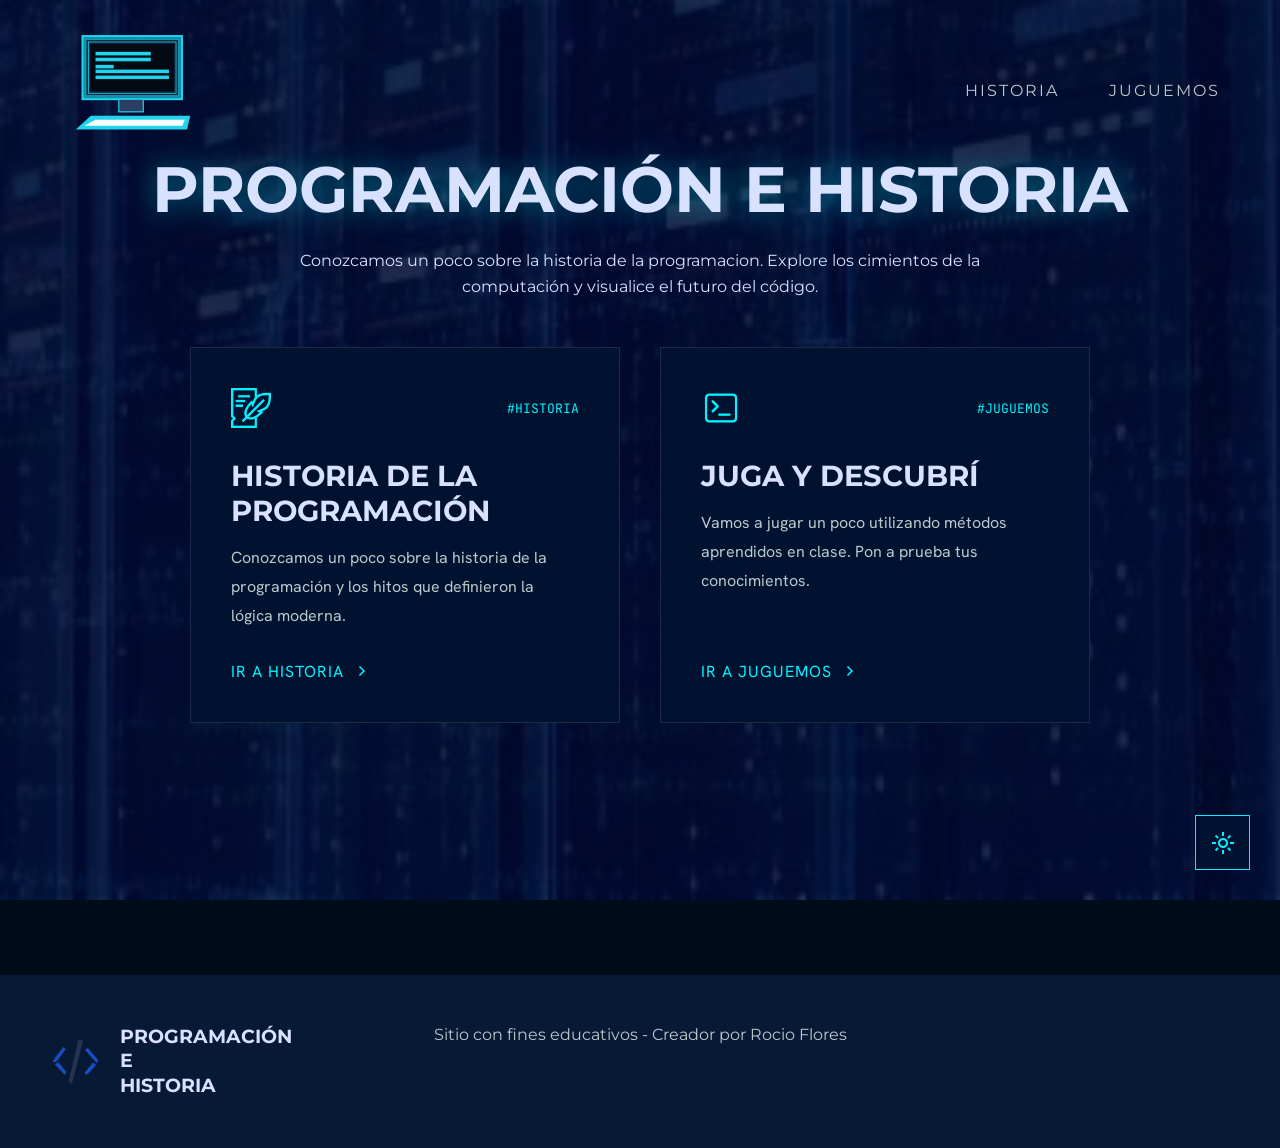
<file: index.html>
<!DOCTYPE html>
<html lang="en">
<head>
    <meta charset="UTF-8">
    <meta name="viewport" content="width=device-width, initial-scale=1.0">
    <title>PROGRAMACIÓN E HISTORIA</title>
    <link rel="stylesheet" href="style.css">

    <link rel="preconnect" href="https://fonts.googleapis.com">
    <link rel="preconnect" href="https://fonts.gstatic.com" crossorigin>
    <link href="https://fonts.googleapis.com/css2?family=Montserrat:ital,wght@0,100..900;1,100..900&display=swap" rel="stylesheet">

    <link rel="preconnect" href="https://fonts.googleapis.com">
    <link rel="preconnect" href="https://fonts.gstatic.com" crossorigin>
    <link href="https://fonts.googleapis.com/css2?family=Hanken+Grotesk:ital,wght@0,100..900;1,100..900&display=swap" rel="stylesheet">

    <link rel="preconnect" href="https://fonts.googleapis.com">
    <link rel="preconnect" href="https://fonts.gstatic.com" crossorigin>
    <link href="https://fonts.googleapis.com/css2?family=JetBrains+Mono:ital,wght@0,100..800;1,100..800&display=swap" rel="stylesheet">

    <link rel="stylesheet" href="https://fonts.googleapis.com/css2?family=Material+Symbols+Outlined:opsz,wght,FILL,GRAD@24,400,0,0&icon_names=chevron_right,dark_mode,light_mode" />
</head>

<body onscroll="mostrar()">
    <header>
        <nav>
            <a href="index.html" class="brand">
            <svg width="150" height="150" viewBox="0 0 380 340" >
                <rect
                    x="57" y="46"
                    width="252" height="160"
                    fill="#0e8fa8"
                    stroke="#22d3ee"
                    stroke-width="5"
                ></rect>

                <rect
                    x="66" y="55"
                    width="234" height="142"
                    fill="#10263f"
                    stroke="#1aa7c4"
                    stroke-width="2"
                ></rect>

                <rect
                x="72" y="61"
                width="222" height="130"
                fill="none"
                stroke="#22d3ee"
                stroke-width="2"
                ></rect>

                <rect
                x="77" y="66"
                width="212" height="120"
                fill="#030a14"
                ></rect>

    <rect x="90" y="86"  width="140" height="9" fill="#22d3ee"></rect>
    <rect x="90" y="101" width="140" height="9" fill="#22d3ee"></rect>
    <rect x="90" y="119" width="46"  height="9" fill="#22d3ee"></rect>
    <rect x="90" y="131" width="186" height="9" fill="#22d3ee"></rect>
    <rect x="90" y="146" width="186" height="9" fill="#22d3ee"></rect>

    <rect
        x="149" y="206"
        width="62" height="32"
        fill="#2a3f63"
        stroke="#22d3ee"
        stroke-width="3"
    ></rect>

    <polygon
        points="78 248, 330 248, 322 283, 40 283"
        fill="#22d3ee"
    ></polygon>
    <polygon
        points="90 258, 316 258, 310 273, 62 273"
        fill="#ffffff"
    ></polygon>

        </svg>


            <ul>
                <li><a href="historia.html">HISTORIA</a></li>
                <li><a href="juguemos.html">JUGUEMOS</a></li>
            </ul>
        </nav>

        <section class="hero">
            <h1>PROGRAMACIÓN E HISTORIA</h1>
            <p>Conozcamos un poco sobre la historia de la programacion. Explore los cimientos de la computación y visualice el futuro del código.</p>
        </section>

        <div class="hero-cards">

        <article class="card" style="animation: aparecerIzq 1.5s ease-out 0.3s both;">
            <div class="card-top">
            <img src="img/history-icon.png" alt="historyicon" class="icon">
            <span class="tag">#HISTORIA</span>
            </div>

            <h2>HISTORIA DE LA PROGRAMACIÓN</h2>
            <p>Conozcamos un poco sobre la historia de la programación y los hitos que definieron la lógica moderna.</p>
        
            <a href="historia.html" class="card-link">
                    <span>IR A HISTORIA</span>
                <span class="material-symbols-outlined">chevron_right</span>
            </a>
        </article>

        <article class="card" style="animation: aparecerDerecha 1.5s ease-out 0.3s both;">
            <div class="card-top">
            <img src="img/console-icon.png" alt="juguemosicon" class="icon">
            <span class="tag">#JUGUEMOS</span>
            </div>

            <h2>JUGA Y DESCUBRÍ</h2>
            <p>Vamos a jugar un poco utilizando métodos aprendidos en clase. Pon a prueba tus conocimientos.</p>
        
            <a href="juguemos.html" class="card-link">
                    <span>IR A JUGUEMOS</span>
                <span class="material-symbols-outlined">chevron_right</span>
            </a>
        </article>

        </div>
    </header>    
    
    <footer>
        <div class="contenedor-footer">

        <img src="img/icon-code.png" alt="icon-footer">
        
        <h3 class="titulo-footer">
            PROGRAMACIÓN<br>
            E<br>
            HISTORIA
        </h3>
        </div>

        <p>Sitio con fines educativos - Creador por Rocio Flores</p>
    
    </footer>

        <button id="btn-tema" class="btn-tema">
            <span class="material-symbols-outlined">light_mode</span>
        </button>

    <script src="script.js"></script>

</body>
</html>
</file>
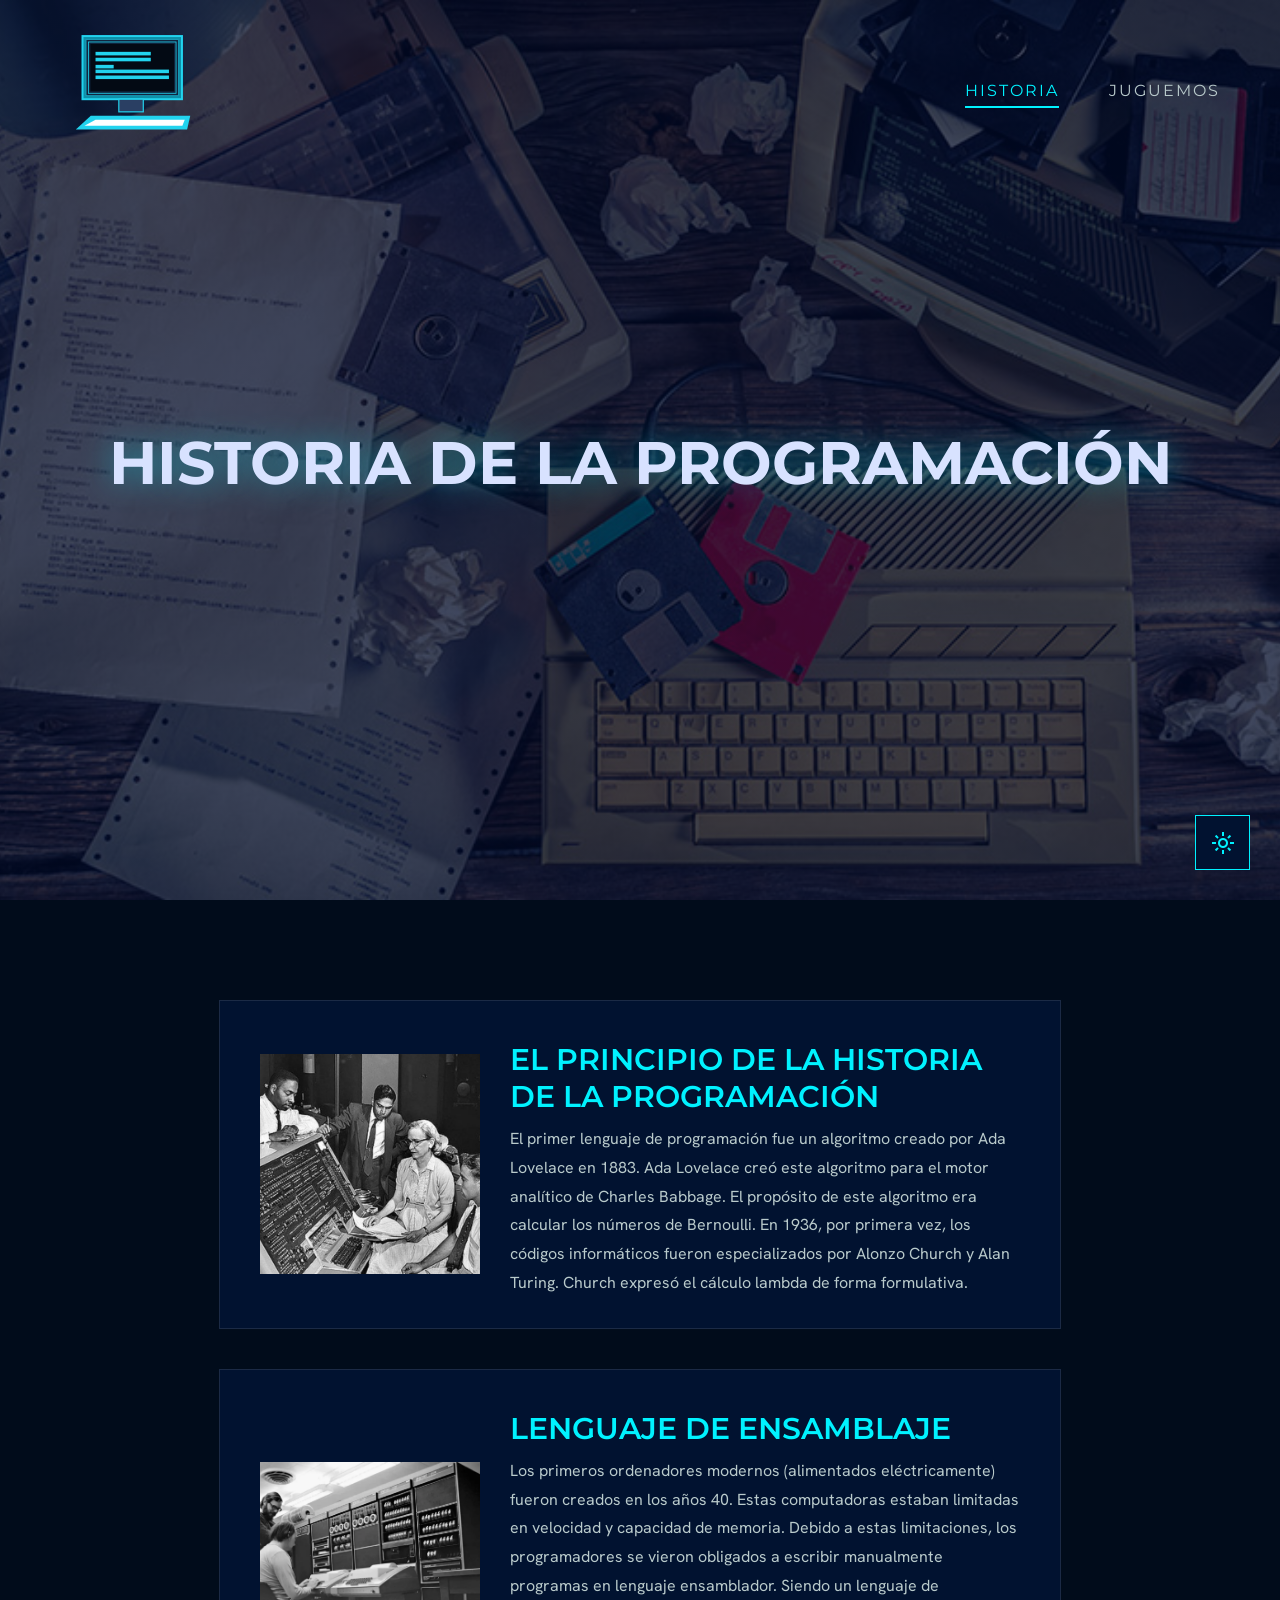
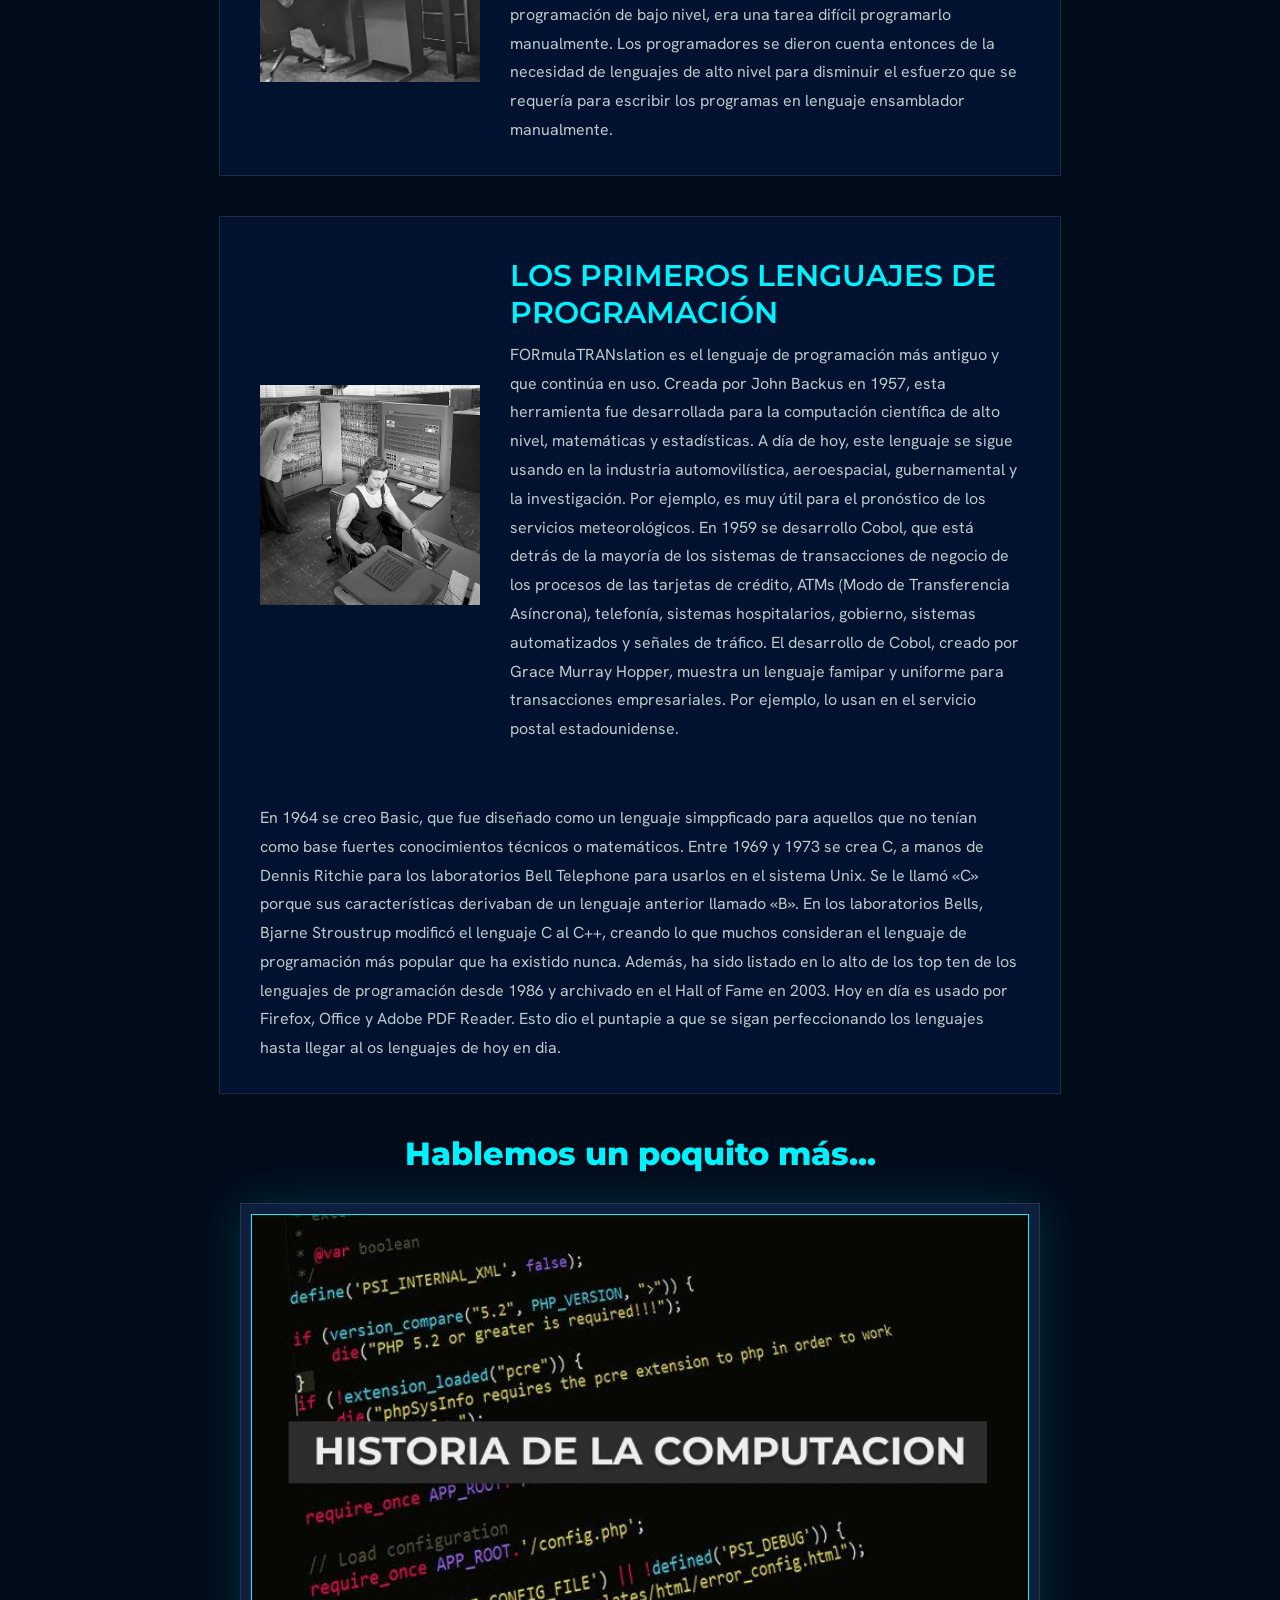
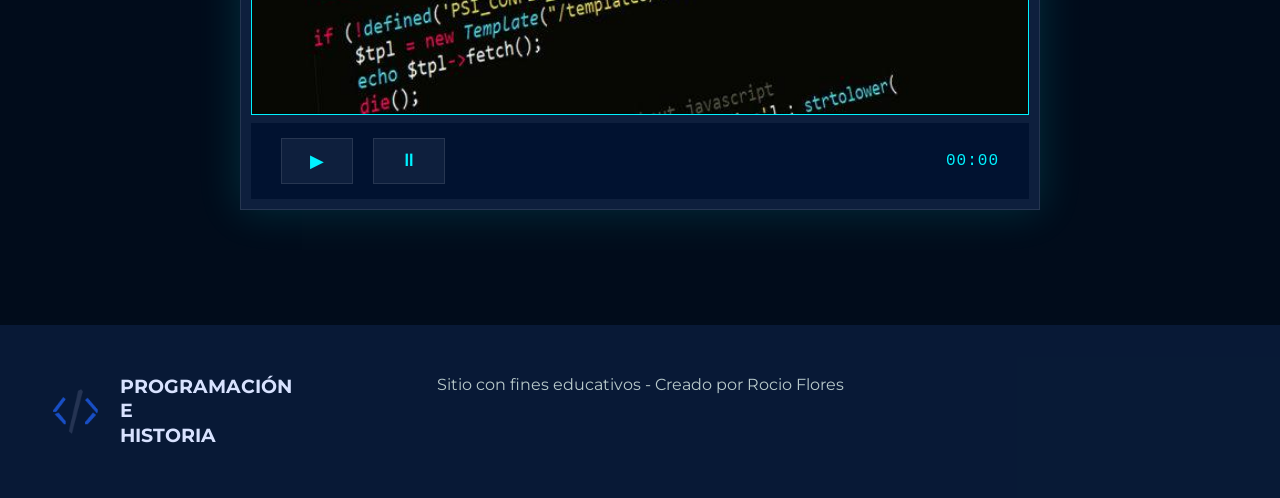
<file: historia.html>
<!DOCTYPE html>
<html lang="es">
<head>
    <meta charset="UTF-8">
    <meta name="viewport" content="width=device-width, initial-scale=1.0">
    <title>HISTORIA | PROGRAMACIÓN E HISTORIA</title>
    <link rel="stylesheet" href="style.css">

<link rel="preconnect" href="https://fonts.googleapis.com">
    <link rel="preconnect" href="https://fonts.gstatic.com" crossorigin>
    <link href="https://fonts.googleapis.com/css2?family=Montserrat:ital,wght@0,100..900;1,100..900&display=swap" rel="stylesheet">

    <link rel="preconnect" href="https://fonts.googleapis.com">
    <link rel="preconnect" href="https://fonts.gstatic.com" crossorigin>
    <link href="https://fonts.googleapis.com/css2?family=Hanken+Grotesk:ital,wght@0,100..900;1,100..900&display=swap" rel="stylesheet">

    <link rel="preconnect" href="https://fonts.googleapis.com">
    <link rel="preconnect" href="https://fonts.gstatic.com" crossorigin>
    <link href="https://fonts.googleapis.com/css2?family=JetBrains+Mono:ital,wght@0,100..800;1,100..800&display=swap" rel="stylesheet">
    
    <link rel="stylesheet" href="https://fonts.googleapis.com/css2?family=Material+Symbols+Outlined:opsz,wght,FILL,GRAD@24,400,0,0&icon_names=chevron_right,dark_mode,light_mode" />

</head>

<body onscroll="mostrar()">
    <header class="header-pagina">
        <nav>
            <a href="index.html" class="brand">
                <svg width="150" height="150" viewBox="0 0 380 340">
                <rect
                    x="57" y="46"
                    width="252" height="160"
                    fill="#0e8fa8"
                    stroke="#22d3ee"
                    stroke-width="5"
                ></rect>

                <rect
                    x="66" y="55"
                    width="234" height="142"
                    fill="#10263f"
                    stroke="#1aa7c4"
                    stroke-width="2"
                ></rect>

                <rect
                x="72" y="61"
                width="222" height="130"
                fill="none"
                stroke="#22d3ee"
                stroke-width="2"
                ></rect>

                <rect
                x="77" y="66"
                width="212" height="120"
                fill="#030a14"
                ></rect>
                
    <rect x="90" y="86"  width="140" height="9" fill="#22d3ee"></rect>
    <rect x="90" y="101" width="140" height="9" fill="#22d3ee"></rect>
    <rect x="90" y="119" width="46"  height="9" fill="#22d3ee"></rect>
    <rect x="90" y="131" width="186" height="9" fill="#22d3ee"></rect>
    <rect x="90" y="146" width="186" height="9" fill="#22d3ee"></rect>

    <rect
        x="149" y="206"
        width="62" height="32"
        fill="#2a3f63"
        stroke="#22d3ee"
        stroke-width="3"
    ></rect>

    <polygon
        points="78 248, 330 248, 322 283, 40 283"
        fill="#22d3ee"
    ></polygon>
    <polygon
        points="90 258, 316 258, 310 273, 62 273"
        fill="#ffffff"
    ></polygon>

</svg>
            </a>
            <ul>
                <li><a href="historia.html" class="activo">HISTORIA</a></li>
                <li><a href="juguemos.html">JUGUEMOS</a></li>
            </ul>
        </nav>

        <section class="hero-historia">
            <h1>HISTORIA DE LA PROGRAMACIÓN</h1>
        </section>
    </header>

    <main class="contenido">
        <section class="hito desde-izq" >
            <img src="img/historia1.jpg" alt="imagen1historia">
            
            <div class="hito-texto">
            <h2>EL PRINCIPIO DE LA HISTORIA DE LA PROGRAMACIÓN</h2>
            <p> El primer lenguaje de programación fue un algoritmo creado por Ada Lovelace en 1883.
            Ada Lovelace creó este algoritmo para el motor analítico de Charles Babbage.
            El propósito de este algoritmo era calcular los números de Bernoulli.
            En 1936, por primera vez, los códigos informáticos fueron especializados por Alonzo Church y Alan Turing.
            Church expresó el cálculo lambda de forma formulativa.</p>
            </div>     
        </section>

        <section class="hito desde-der">
            <img src="img/historia2.webp" alt="imagen2historia">
            
            <div class="hito-texto">
            <h2>LENGUAJE DE ENSAMBLAJE</h2>
            <p>Los primeros ordenadores modernos (alimentados eléctricamente) fueron creados en los años 40. Estas computadoras estaban limitadas en velocidad y capacidad de memoria.
            Debido a estas limitaciones, los programadores se vieron obligados a escribir manualmente programas en lenguaje ensamblador. Siendo un lenguaje de programación de bajo nivel, era una tarea difícil programarlo manualmente. Los programadores se dieron cuenta entonces de la necesidad de lenguajes de alto nivel para disminuir el esfuerzo que se requería para escribir los programas en lenguaje ensamblador manualmente.</p>
            </div>     
        </section>

        <section class="hito desde-izq">
            <img src="img/historia3.jpg" alt="imagen3historia">

            <div class="hito-texto">
                <h2>LOS PRIMEROS LENGUAJES DE PROGRAMACIÓN</h2>
                <p>FORmulaTRANslation es el lenguaje de programación más antiguo y que continúa en uso. Creada por John Backus en 1957, esta herramienta fue desarrollada para la computación científica de alto nivel, matemáticas y estadísticas.
                A día de hoy, este lenguaje se sigue usando en la industria automovilística, aeroespacial, gubernamental y la investigación. Por ejemplo, es muy útil para el pronóstico de los servicios meteorológicos.

                En 1959 se desarrollo Cobol, que está detrás de la mayoría de los sistemas de transacciones de negocio de los procesos de las tarjetas de crédito, ATMs (Modo de Transferencia Asíncrona), telefonía, sistemas hospitalarios, gobierno, sistemas automatizados y señales de tráfico.
                El desarrollo de Cobol, creado por Grace Murray Hopper, muestra un lenguaje famipar y uniforme para transacciones empresariales. Por ejemplo, lo usan en el servicio postal estadounidense.</p>    
            </div>
            <div class="texto-plus">
                <p>En 1964 se creo Basic, que fue diseñado como un lenguaje simppficado para aquellos que no tenían como base fuertes conocimientos técnicos o matemáticos.

                Entre 1969 y 1973 se crea C, a manos de Dennis Ritchie para los laboratorios Bell Telephone para usarlos en el sistema Unix. Se le llamó «C» porque sus características derivaban de un lenguaje anterior llamado «B».

                En los laboratorios Bells, Bjarne Stroustrup modificó el lenguaje C al C++, creando lo que muchos consideran el lenguaje de programación más popular que ha existido nunca. Además, ha sido listado en lo alto de los top ten de los lenguajes de programación desde 1986 y archivado en el Hall of Fame en 2003. Hoy en día es usado por Firefox, Office y Adobe PDF Reader.
                Esto dio el puntapie a que se sigan perfeccionando los lenguajes hasta llegar al os lenguajes de hoy en dia.
                </p>
            </div>
        </section>


        <article class="cont-video">
            <h2>Hablemos un poquito más...</h2>

            <section class="video">
                <video id="videoposter" poster="img/postervideo.jpg">
                    <source src="historia-Comp.mp4" type="video/mp4">
                </video>

            <div class="barra">
                    <button id="video-play">▶</button>
                    <button id="video-pause">⏸</button>
                <p id="duracion-total">00:00</p>
            </div>

            </section>

        </article>
    </main>

    <footer>
        <div class="contenedor-footer">
            <img src="img/icon-code.png" alt="icon-footer">
            <h3 class="titulo-footer">
                PROGRAMACIÓN<br>
                E<br>
                HISTORIA
            </h3>
        </div>
        <p>Sitio con fines educativos - Creado por Rocio Flores</p>
    </footer>
    
        <button id="btn-tema" class="btn-tema">
            <span class="material-symbols-outlined">light_mode</span>
        </button>
    <script src="script.js"></script>
</body>

</html>
</file>
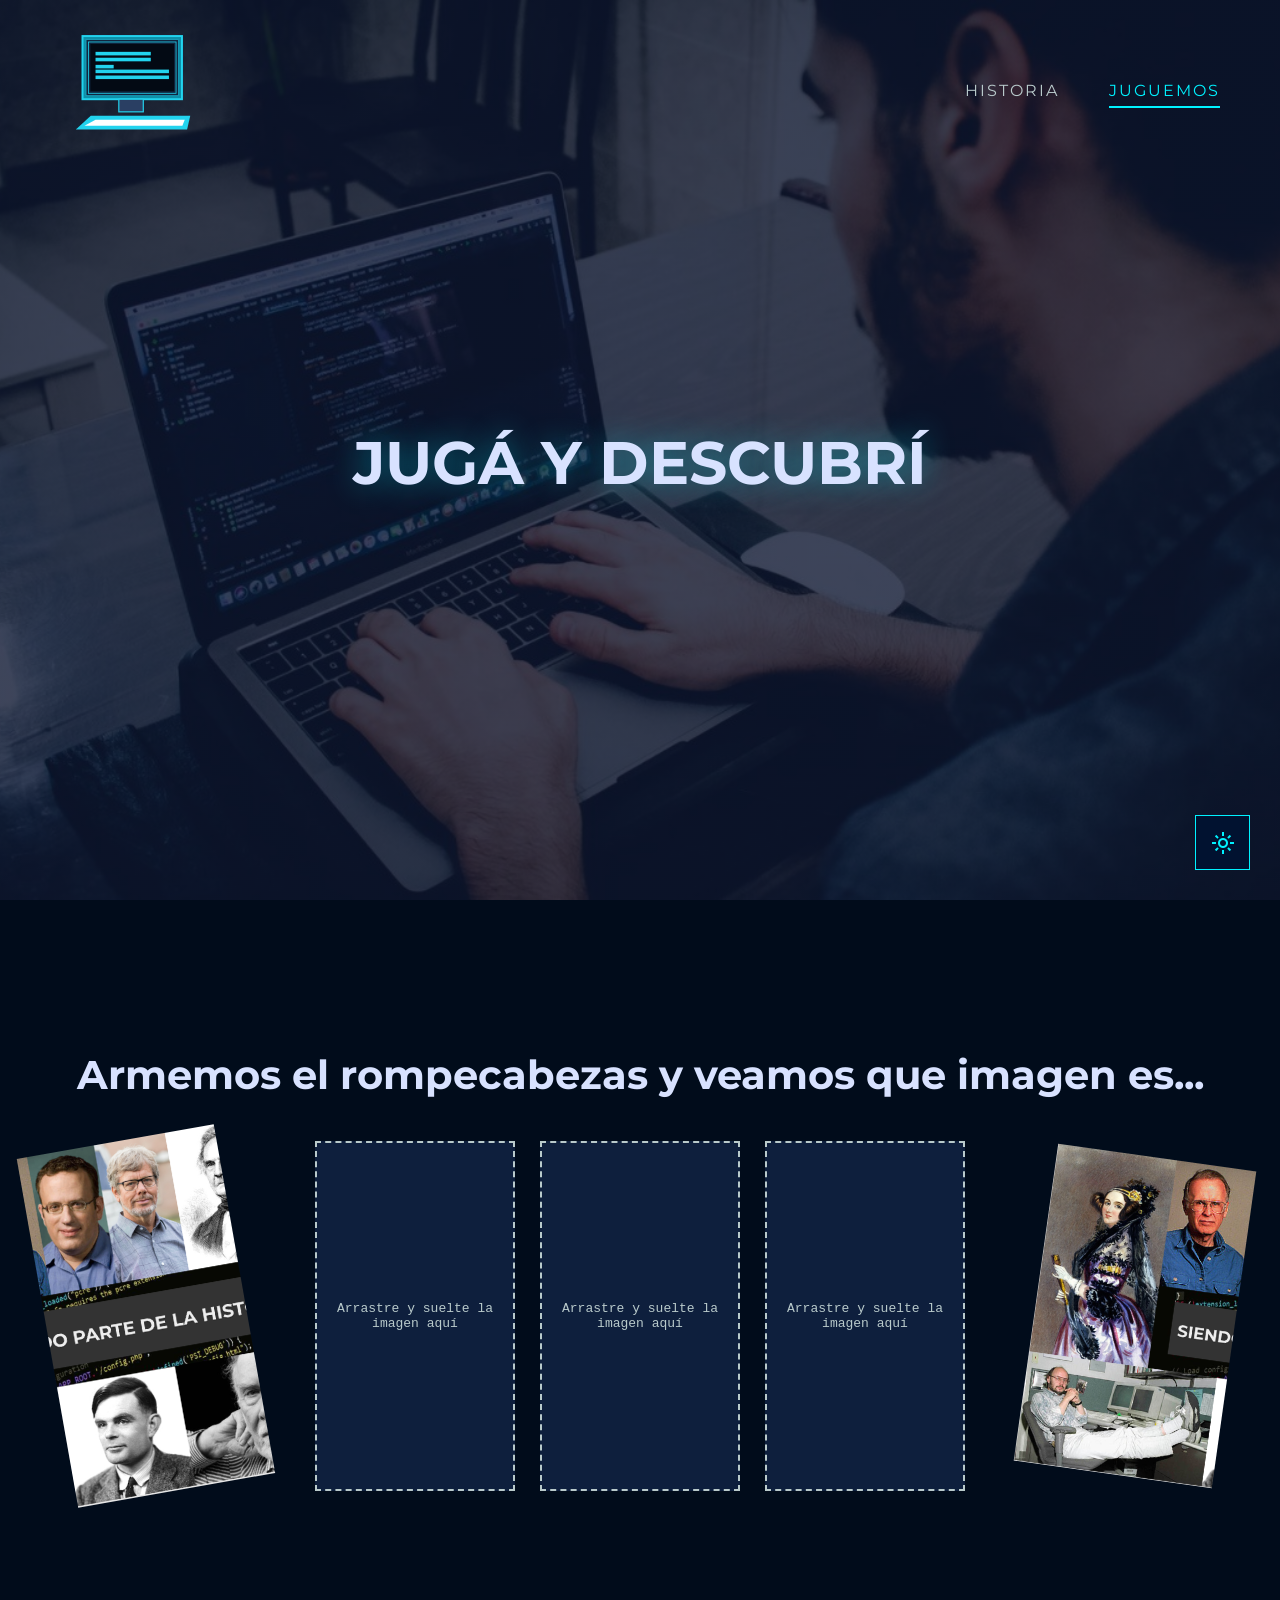
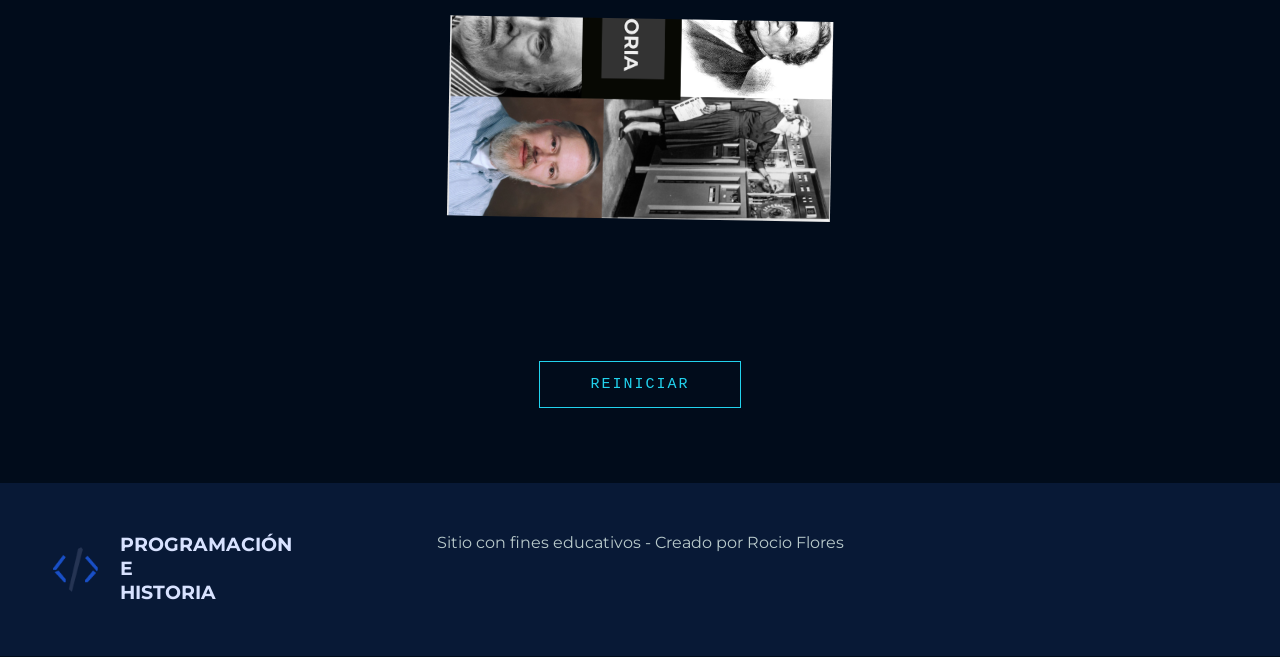
<file: juguemos.html>
<!DOCTYPE html>
<html lang="es">
<head>
    <meta charset="UTF-8">
    <meta name="viewport" content="width=device-width, initial-scale=1.0">
    <title>JUGUEMOS | PROGRAMACIÓN E HISTORIA</title>
    <link rel="stylesheet" href="style.css">

<link rel="preconnect" href="https://fonts.googleapis.com">
    <link rel="preconnect" href="https://fonts.gstatic.com" crossorigin>
    <link href="https://fonts.googleapis.com/css2?family=Montserrat:ital,wght@0,100..900;1,100..900&display=swap" rel="stylesheet">

    <link rel="preconnect" href="https://fonts.googleapis.com">
    <link rel="preconnect" href="https://fonts.gstatic.com" crossorigin>
    <link href="https://fonts.googleapis.com/css2?family=Hanken+Grotesk:ital,wght@0,100..900;1,100..900&display=swap" rel="stylesheet">

    <link rel="preconnect" href="https://fonts.googleapis.com">
    <link rel="preconnect" href="https://fonts.gstatic.com" crossorigin>
    <link href="https://fonts.googleapis.com/css2?family=JetBrains+Mono:ital,wght@0,100..800;1,100..800&display=swap" rel="stylesheet">

        <link rel="stylesheet" href="https://fonts.googleapis.com/css2?family=Material+Symbols+Outlined:opsz,wght,FILL,GRAD@24,400,0,0&icon_names=chevron_right,dark_mode,light_mode" />
</head>

<body onscroll="mostrar()">
    <header class="header-pagina1">
        <nav>
            <a href="index.html" class="brand">
                <svg width="150" height="150" viewBox="0 0 380 340">
                <rect
                    x="57" y="46"
                    width="252" height="160"
                    fill="#0e8fa8"
                    stroke="#22d3ee"
                    stroke-width="5"
                ></rect>

                <rect
                    x="66" y="55"
                    width="234" height="142"
                    fill="#10263f"
                    stroke="#1aa7c4"
                    stroke-width="2"
                ></rect>

                <rect
                x="72" y="61"
                width="222" height="130"
                fill="none"
                stroke="#22d3ee"
                stroke-width="2"
                ></rect>

                <rect
                x="77" y="66"
                width="212" height="120"
                fill="#030a14"
                ></rect>
                
    <rect x="90" y="86"  width="140" height="9" fill="#22d3ee"></rect>
    <rect x="90" y="101" width="140" height="9" fill="#22d3ee"></rect>
    <rect x="90" y="119" width="46"  height="9" fill="#22d3ee"></rect>
    <rect x="90" y="131" width="186" height="9" fill="#22d3ee"></rect>
    <rect x="90" y="146" width="186" height="9" fill="#22d3ee"></rect>

    <rect
        x="149" y="206"
        width="62" height="32"
        fill="#2a3f63"
        stroke="#22d3ee"
        stroke-width="3"
    ></rect>

    <polygon
        points="78 248, 330 248, 322 283, 40 283"
        fill="#22d3ee"
    ></polygon>
    <polygon
        points="90 258, 316 258, 310 273, 62 273"
        fill="#ffffff"
    ></polygon>

</svg>
            </a>
            <ul>
                <li><a href="historia.html">HISTORIA</a></li>
                <li><a href="juguemos.html" class="activo">JUGUEMOS</a></li>
            </ul>
        </nav>
        <section class="hero-juguemos">
            <h1>JUGÁ Y DESCUBRÍ</h1>
        </section>
    </header>

    <h2 class="h2juguemos">Armemos el rompecabezas y veamos que imagen es...</h2>
    
<section class="tablero">
    <div class="piezas">
        <img class="pieza" id="pieza2" data-orden="2" src="img/rompe2.png" alt="pieza 2" draggable="true">
        <img class="pieza" id="pieza3" data-orden="3" src="img/Rompe3.png" alt="pieza 3" draggable="true">
        <img class="pieza" id="pieza1" data-orden="1" src="img/Rompe1.png" alt="pieza 1" draggable="true">
    </div>

    <div class="zonas">
        <div class="zona-destino" data-orden="1"><p>Arrastre y suelte la imagen aquí</p></div>
        <div class="zona-destino" data-orden="2"><p>Arrastre y suelte la imagen aquí</p></div>
        <div class="zona-destino" data-orden="3"><p>Arrastre y suelte la imagen aquí</p></div>
    </div>
</section>

        <p id="boton2"></p>
        <button id="reiniciar">Reiniciar</button>   

    <footer>
        <div class="contenedor-footer">
            <img src="img/icon-code.png" alt="icon-footer">
            <h3 class="titulo-footer">
                PROGRAMACIÓN<br>
                E<br>
                HISTORIA
            </h3>
        </div>
        <p>Sitio con fines educativos - Creado por Rocio Flores</p>
    </footer>

        <button id="btn-tema" class="btn-tema">
            <span class="material-symbols-outlined">light_mode</span>
        </button>
    <script src="script.js"></script>

</body>
        
</html>
</file>
<file: style.css>
* {
    margin: 0;
    padding: 0;
    box-sizing: border-box;
}

:root {
    --header-overlay: rgba(0, 10, 40, 0.75);
    --font-display: 'Montserrat', sans-serif;
    --font-headline: 'Montserrat', sans-serif;
    --font-body: 'Hanken Grotesk', sans-serif;
    --font-code: 'JetBrains Mono', monospace;
    --color-bg: #010c1b;
    --color-surface: #011230;
    --color-surface-container: #0e1f3d;
    --color-surface-container-low: rgba(9, 27, 57, 0.9);
    --color-on-surface: #d8e2ff;
    --color-on-surface-variant: #b9cacb;
    --color-outline: rgba(255, 255, 255, 0.1);
    --color-primary: #00f2ff;
    --color-primary-container: #00f2ff;
    --color-on-primary-container: #006a71;
    --color-shadow: rgba(0, 242, 255, 0.15);
    --color-glow: rgba(0, 242, 255, 0.4);
    --grid-color: rgba(0, 242, 255, 0.03);
}
:root.claro {
    --header-overlay: rgba(244, 246, 250, 0.8);
    --color-bg: #ffffff;
    --color-surface: #00696F22;
    --color-surface-container: #ffffff;
    --color-surface-container-low: #00696F22;
    --color-on-surface: #000000;
    --color-on-surface-variant: #1e293b;
    --color-outline: rgba(0, 0, 0, 0.08);
    --color-primary: #00696f;
    --color-primary-container: #00696f;
    --color-on-primary-container: #ffffff;
    --color-shadow: rgba(0, 105, 111, 0.1);
    --color-glow: rgba(0, 105, 111, 0.2);
    --grid-color: #00696F22;
}
body {
    margin: 0;
    padding: 0;
    background-color: var(--color-bg);
}
header {
    min-height: 100vh;
    background-image:
        linear-gradient(var(--header-overlay), var(--header-overlay)),
        url("img/background.jpg");
    background-size: cover;
    background-color: var(--color-bg);
    background-position: center;
    background-repeat: no-repeat;
    color: var(--color-on-surface);
}
.logo {
    width: 130px;
    margin-left: 70px;
}
nav {
    display: flex;
    justify-content: space-between;
    align-items: center;
    padding: 10px 60px;
    position: fixed;
    z-index: 1000; 
    top: 0;
    left: 0;
    width: 100%;
    box-sizing: border-box;
    z-index: 100;

    background-color: transparent;
    border-bottom: 1px solid transparent;

    transition: background 0.3s, border-color 0.3s;

}
nav.scrolled {
    background: var(--color-surface-container);
    border-bottom: 1px solid var(--color-primary);
}
nav ul {
    list-style: none;  
    margin: 0;
    padding: 0;
    display: flex;      
    gap: 50px;
}
nav a {
    color: var(--color-on-surface-variant);
    text-decoration: none; 
    text-transform: uppercase;
    letter-spacing: 2px;
    font-family: "Montserrat", sans-serif;
    padding-bottom: 6px;
}

.hero{
    display: flex;
    flex-direction: column;
    align-items: center;
    text-align: center;
    padding-top: 150px;

}
.hero h1 {
    font-size: 4rem;
    margin-bottom: 20px;
    font-family: "Montserrat", sans-serif;
    font-optical-sizing: auto;
    font-style: normal;
    text-shadow: 0 0 30px var(--color-glow);
}
.hero p{
    font-size: 16px;
    font-family: "Montserrat", sans-serif;
    font-optical-sizing: auto;
    font-style: normal;

    max-width: 700px;
    margin-bottom: 48px;
    line-height: 1.6;
   
}
.hero-cards {
    display: flex;
    justify-content: center;
    gap: 40px;
    padding: 0 20px 60px;
}

.card {
    width: 430px;
    padding: 40px;
    background-color: var(--color-surface);
    border: 1px solid var(--color-outline);
    transition: border-color 0.3s, box-shadow 0.3s;

    display: flex;
    flex-direction: column;
}
.card:hover {
    border-color: var(--color-primary);
    box-shadow: 0 0 25px var(--color-shadow);
}
.card-top {
    display: flex;
    justify-content: space-between;
    align-items: center;
    margin-bottom: 30px;
}

.icon {
    width: 40px;
    height: 40px;

    filter:brightness(0) saturate(100%) invert(77%) sepia(44%) saturate(3965%) hue-rotate(136deg) brightness(106%) contrast(105%);
}
.tag {
    display: block;
    text-align: right;
    font-family: var(--font-code);
    font-size: 13px;
    color: var(--color-primary);
    margin: 0;
}

.card h2 {
    font-family: var(--font-headline);
    font-size: 1.8rem;
    color: var(--color-on-surface);
    margin-bottom: 16px;
}

.card p {
    font-family: var(--font-body);
    color: var(--color-on-surface-variant);
    line-height: 1.8;
    margin-bottom: 30px;
}

.card-link {
    font-family: var(--font-body);
    color: var(--color-primary);
    text-decoration: none;
    letter-spacing: 1px;
}
footer{
    background-color: var(--color-surface-container-low);   
    grid-template-columns: 1fr auto 1fr;
    display: grid;
    margin-top: 75px;
    padding: 50px;

    font-family: var(--font-display);
    color: var(--color-on-surface);
}
.contenedor-footer {   
    grid-column: 1;
    display: flex;
    align-items: center;
    gap: 20px;
}

.contenedor-footer img {
    width: 50px;
}

.titulo-footer {
    line-height: 1.3;
}
footer p{
    grid-column: 2;
    text-align: center;
    color: var(--color-on-surface-variant);
}

.header-pagina {
    display: flex;
    flex-direction: column;
    background-image:
        linear-gradient(var(--header-overlay), var(--header-overlay)),
        url("img/historiabackgr.jpg");
}
nav a:hover,
nav a.activo {
    color: var(--color-primary);
    border-bottom: 2px solid var(--color-primary);
}

.contenido {
    max-width: 1000vh;
    width: 72%;
    margin: 60px auto;
    padding: 40px;
    display: flex;
    flex-direction: column;
    gap: 40px;
    justify-content: space-between;
}

.hito {
    display: flex;
    flex-wrap: wrap;        
    align-items: center;
    gap: 30px;
    opacity: 0;

    background-color: var(--color-surface);
    border: 1px solid var(--color-outline);
    padding: 30px 40px;
}
.hito.desde-izq.visible {
    animation: aparecerIzq 3s ease-out both;
}

.hito.desde-der.visible {
    animation: aparecerDerecha 3s ease-out both;
}
.hito h2 {
    font-family: var(--font-headline);
    color:var(--color-primary);
    margin: 10px 0;
    font-size: 30px;
    text-transform: uppercase;
    font-weight: 600;

}

.hito p {
    font-family: var(--font-body);
    color: var(--color-on-surface-variant);
    line-height: 1.8;
}
.hero-historia h1{
    font-size: 60px;
    margin-top: 25px;
    font-weight: 700;


    font-family: var(--font-display);
    color: var(--color-on-surface);  
    text-shadow: 0 0 30px var(--color-glow);

}
.hero-historia{
    flex: 1;                    
    display: flex;
    justify-content: center;
    align-items: center;
    text-align: center;
    padding: 0 20px;
}
.hito img{
    width: 220px;
    height: 220px;
    object-fit: cover;
    flex-shrink: 0;
}
    .hito-texto {
    flex: 1;
}
.texto-plus{
    flex-basis: 100%;      
    box-sizing: border-box; 
    margin-top: 30px;
    padding: 0;
}

.cont-video {
    display: flex;
    flex-direction: column;
    align-items: center;
    gap: 30px;
}
.cont-video h2{
    font-family: var(--font-headline);
    font-weight: 800;
    font-size: 32px;
    color: var(--color-primary);
}
.video {
    width: 100%;
    max-width: 800px;
    box-sizing: border-box;
    padding: 10px;
    background: var(--color-surface-container);
    border: 1px solid var(--color-outline);
    box-shadow: 0 0 40px var(--color-shadow);
}

.video video {
    display: block;
    width: 100%;
    border: 1px solid var(--color-primary);
}

.barra {
    display: flex;
    align-items: center;
    justify-content: space-between;
    margin-top: 8px;
    padding: 15px 30px;
    background: var(--color-surface);
}

.botones {
    display: flex;
    gap: 15px;
}
#video-play {
    margin-right: 20px;   
}

#video-pause {
    margin-right: auto;  
}
.barra button {
    width: 72px;
    height: 46px;
    background: var(--color-surface-container);
    border: 1px solid var(--color-outline);
    color: var(--color-primary);
    font-size: 18px;
    cursor: pointer;
}

.barra button:hover {
    border-color: var(--color-primary);
}

#duracion-total {
    margin: 0;
    color: var(--color-primary);
    font-family: monospace;
    font-size: 16px;
    letter-spacing: 1px;
}
.header-pagina1 {
    display: flex;
    flex-direction: column;
    background-image:
        linear-gradient(var(--header-overlay), var(--header-overlay)),
        url("img/backg2.jpg");
}
.hero-juguemos h1{
    font-size: 60px;
    margin-top: 25px;
    font-weight: 700;


    font-family: var(--font-display);
    color: var(--color-on-surface);  
    text-shadow: 0 0 30px var(--color-glow);
}
.hero-juguemos{
    flex: 1;                    
    display: flex;
    justify-content: center;
    align-items: center;
    text-align: center;
    padding: 0 20px;
}


.h2juguemos {
    margin-top: 150px;       
    text-align: center;
    color: var(--color-on-surface);
    font-size: 40px;
    font-family: var(--font-headline);
    position: relative;
    z-index: 2;
}
.h2juguemos.correc {
    animation: correc 3s ease 0s 1 normal forwards;
}
@keyframes correc {
    from { top: 0; }
    to   { top: 330px; }
}
.tablero {
    display: grid;
    grid-template-columns: 1fr auto 1fr;
    justify-items: center;     
    align-items: center;
    gap: 24px;
    margin-top: 40px;
}

.piezas {
    display: contents;          
}

.piezas #pieza2 {
    grid-column: 1;
    grid-row: 1;
    transform: rotate(-10deg);
}

.piezas #pieza1 {
    grid-column: 3;
    grid-row: 1;
    transform: rotate(8deg);
}

.piezas #pieza3 {
    grid-column: 2;         
    grid-row: 2;
    transform: rotate(91deg);
    margin: 10px;            
}

.zonas {
    grid-column: 2;
    grid-row: 1;
    display: flex;          
    gap: 25px;
    transition: opacity 1.5s, filter 1.5s;
}
.zonas.al-frente {
    animation: alFrente 1.2s ease-out forwards;
}

@keyframes alFrente {
    from { transform: scale(1); }
    to   { transform: scale(1.25); }
}
.zonas.desaparece {
    opacity: 0;
}

.zonas.oscuro {
    filter: brightness(0.4);
}

.zona-destino p {
    pointer-events: none;
}

.zona-destino.ocupada p {
    display: none;
}
.zona-destino {
    width: 200px;
    height: 350px;
    background: var(--color-surface-container);
    display: flex;
    align-items: center;
    justify-content: center;
    text-align: center;
    font-family: monospace;
    font-size: 13px;
    border: 2px dashed var(--color-on-surface-variant);
    color: var(--color-on-surface-variant);
}

.zona-destino img {
    width: 100%;
    height: 100%;
    object-fit: cover;
}
.zona-destino.ocupada p {
    display: none;         
}
.pieza {
    width: 200px;
    cursor: grab;
}
.zona-destino:hover{
    background: var(--color-primary);
    color: var(--color-bg);
    border-color: #22d3ee;
}
#reiniciar {
    display: block;
    margin: 40px auto;
    padding: 14px 50px;
    background: transparent;
    border: 1px solid #22d3ee;
    color: #22d3ee;
    font-family: monospace;
    font-size: 15px;
    text-transform: uppercase;
    letter-spacing: 2px;
    cursor: pointer;
}

#reiniciar:hover {
    background: #22d3ee;
    color: #020c24;
}

#boton2 {
    text-align: center;
    color: var(--color-on-surface);
}

@keyframes aparecerIzq {
    from { opacity: 0; transform: translateX(-80px); }
    to   { opacity: 1; transform: translateX(0); }
}

@keyframes aparecerDerecha {
    from { opacity: 0; transform: translateX(80px); }
    to   { opacity: 1; transform: translateX(0); }
}
.card-link {
    display: inline-flex;
    align-items: center;
    gap: 8px;
    margin-top: auto;
}

.card-link .material-symbols-outlined {
    font-size: 20px;
    line-height: 1;
}
.btn-tema {
    position: fixed;
    bottom: 30px;
    right: 30px;
    width: 55px;
    height: 55px;
    display: flex;
    align-items: center;
    justify-content: center;
    background: var(--color-surface);
    border: 1px solid var(--color-primary);
    color: var(--color-primary);
    cursor: pointer;
    transition: box-shadow 0.3s;
}

.btn-tema:hover {
    box-shadow: 0 0 20px var(--color-glow);
}
</file>
